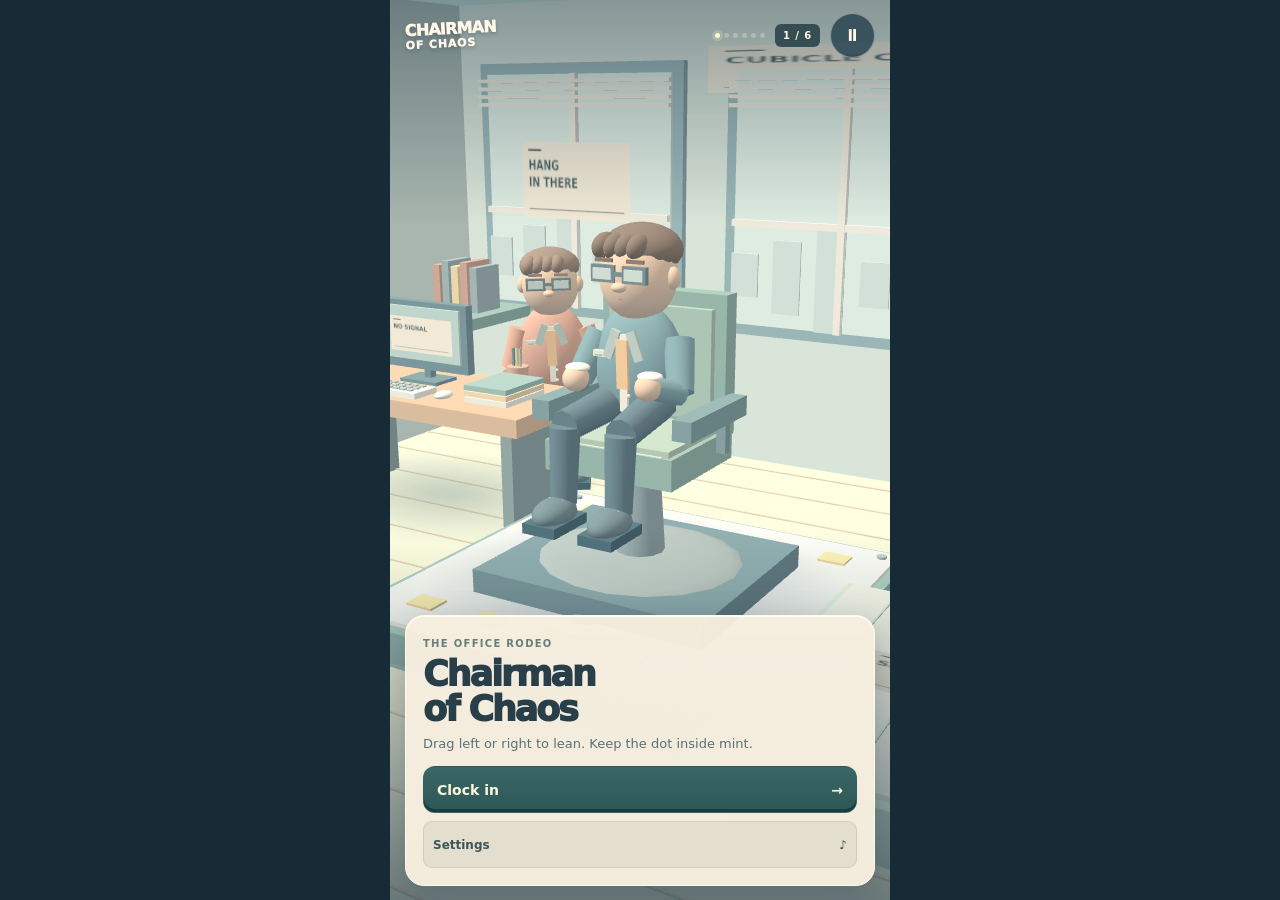
<file: index-source.html>
<!doctype html>
<html lang="en"><head><meta charset="utf-8"><meta name="viewport" content="width=device-width,initial-scale=1,viewport-fit=cover"><meta name="theme-color" content="#253a47"><meta name="description" content="One finger. Six questionable office decisions. A tiny 3D office rodeo."><title>Chairman of Chaos</title><link rel="stylesheet" href="style.css"></head>
<body><main id="game" aria-label="Chairman of Chaos"><div id="stage" aria-hidden="true"></div><div class="shade"></div>
<header><div class="brand">CHAIRMAN<br><span>OF CHAOS</span></div><div id="acts" aria-label="Shift progress"></div><div id="chapter"></div><button id="menu" aria-label="Open settings">Ⅱ</button></header>
<div id="hud" hidden><div><small id="job"></small><strong id="time"></strong></div><div class="progress"><i id="progress"></i></div></div>
<div id="toast" aria-live="polite"></div><section id="panel" aria-live="polite"></section>
<div id="controls" hidden><div id="cue" aria-live="off">STAY CENTERED</div><div class="balance" aria-label="Balance meter"><span class="green"></span><i id="dot"></i></div><div class="steer"><button id="left" aria-label="Lean left">‹</button><div id="pad" role="slider" aria-label="Lean" aria-valuemin="-100" aria-valuemax="100" aria-valuenow="0" tabindex="0"><i id="thumb"></i><span>DRAG TO LEAN</span></div><button id="right" aria-label="Lean right">›</button></div><div class="streak"><i id="streak"></i></div></div>
<div class="rotate">↻<strong>Turn your phone upright</strong></div></main><script src="vendor/three.min.js"></script><script type="module" src="app.mjs"></script></body></html>
</file>
<file: style.css>
:root{font:15px system-ui,sans-serif;color:#fff8e9;background:#172b36;color-scheme:dark;--mint:#bbf0cc;--ink:#233b46}*{box-sizing:border-box}[hidden]{display:none!important}html,body{margin:0;height:100%;overflow:hidden;overscroll-behavior:none}button{font:inherit;cursor:pointer;color:inherit;touch-action:manipulation;-webkit-tap-highlight-color:transparent}button:focus-visible,#pad:focus-visible{outline:3px solid #fff8df;outline-offset:3px}#game{position:relative;isolation:isolate;max-width:500px;margin:auto;height:100%;height:100dvh;overflow:hidden;background:#d5cbbb;touch-action:none;--top:max(13px,env(safe-area-inset-top));--bottom:max(14px,env(safe-area-inset-bottom));--side:15px}#stage,.shade{position:absolute;inset:0}canvas{display:block;width:100%;height:100%}.shade{background:linear-gradient(#263d4a77,transparent 25%,transparent 59%,#233846aa);pointer-events:none}header{position:absolute;top:var(--top);left:var(--side);right:var(--side);display:flex;align-items:center;gap:10px;z-index:3}.brand{font-size:16px;line-height:.84;font-weight:950;letter-spacing:-.05em;transform:rotate(-3deg);text-shadow:0 2px 4px #23374655}.brand span{font-size:11px;letter-spacing:.08em}#chapter{margin-left:auto;font-size:10px;font-weight:850;letter-spacing:.09em;padding:6px 8px;background:#263e47d9;border-radius:6px}#menu{width:45px;height:45px;border:1px solid #fff8d966;border-radius:50%;background:#2d4854de;font-weight:850}
#panel{position:absolute;z-index:2;bottom:var(--bottom);left:var(--side);right:var(--side);background:#f7efdff7;border:1px solid #fff9ec;border-radius:17px;padding:17px;color:#283f49;box-shadow:0 10px 35px #2338463d;max-height:calc(100% - 77px);overflow:auto;touch-action:pan-y}#panel:empty{display:none}#panel small{font-size:10px;font-weight:900;letter-spacing:.13em;color:#677f7c;text-transform:uppercase}h1,h2{font-weight:950;letter-spacing:-.06em;font-size:35px;line-height:.98;margin:6px 0 9px}p{font-size:13px;line-height:1.4;margin:7px 0 13px;color:#5a7175}.primary,.secondary{width:100%;min-height:47px;padding:0 13px;border-radius:9px;border:1px solid #38525a1f;display:flex;justify-content:space-between;align-items:center;gap:5px;font-size:14px;font-weight:900}.primary{color:#fff6dc;background:#2d5758;box-shadow:inset 0 -3px #173c42}.secondary{background:#e4dece;color:#3c555a}.row{display:flex;gap:7px;margin-top:8px}.row>*{flex:1}.row .secondary{padding:0 9px;font-size:12px}.stars{color:#cc8c35;letter-spacing:.13em;font-size:26px;margin:6px 0}.receipt{display:flex;gap:8px;margin:11px 0}.receipt span{flex:1;padding:9px;border:1px solid #ced3c4;border-radius:8px;font-size:11px;color:#69817a}.receipt b{display:block;color:#2e5655;font-size:23px;line-height:1.1}
#hud{position:absolute;top:calc(var(--top) + 57px);left:var(--side);right:var(--side);z-index:1;text-shadow:0 1px 5px #23414e}#hud small{display:block;font-size:10px;font-weight:900;letter-spacing:.12em}#hud strong{font-size:29px;font-weight:900;letter-spacing:-.06em}.progress{margin-top:8px;height:4px;background:#ffffff4d;border-radius:5px;overflow:hidden}.progress i{display:block;width:0;height:100%;background:var(--mint)}
#controls{position:absolute;left:var(--side);right:var(--side);bottom:var(--bottom);z-index:2;color:#f0f3df;text-align:center}#controls>small{font-size:10px;color:#f1f3df;font-weight:750;display:block;margin-top:6px;letter-spacing:.025em}.balance{position:relative;background:#e7e5cd;height:13px;width:70%;margin:0 auto 15px;border-radius:10px;box-shadow:0 3px 9px #20374550}.balance .green{position:absolute;left:34%;width:32%;height:100%;background:#7bd4ad;border-left:2px solid #fff5df;border-right:2px solid #fff5df}.balance #dot{position:absolute;left:50%;top:-4px;height:21px;width:9px;border-radius:5px;background:#334c56;border:2px solid #fff7d9;transform:translateX(-50%)}.steer{display:flex;gap:7px;align-items:center}.steer>button{border:1px solid #eaf3e955;width:47px;height:57px;background:#2c4653e8;border-radius:12px;font-size:28px}#pad{position:relative;background:#263f4de8;border:1px solid #d7ecd86b;border-radius:13px;height:67px;flex:1;min-width:0;touch-action:none;overflow:hidden}#pad span{font-size:10px;font-weight:850;letter-spacing:.1em;position:absolute;left:0;right:0;top:8px;pointer-events:none;color:#dae2d1}#thumb{position:absolute;left:50%;top:29px;width:47px;height:27px;border-radius:15px;background:#bbf0cc;transform:translateX(-50%);box-shadow:0 2px 4px #152c3d88;pointer-events:none}#thumb:after{content:'↔';display:block;color:#315458;font-size:22px;font-weight:900;line-height:25px}
#toast{position:absolute;top:23%;left:50%;transform:translateX(-50%) rotate(-3deg);z-index:3;white-space:nowrap;font-size:12px;font-weight:950;letter-spacing:.03em;color:#344650;background:#ffda8d;padding:9px 13px;border-radius:5px;border-left:4px solid #b67850;box-shadow:0 5px 15px #1d3f4a33;pointer-events:none}#toast:empty{display:none}.rotate{display:none}.rotate strong{font-size:17px}
@media(max-width:350px),(max-height:650px){#panel{padding:12px}h1,h2{font-size:29px}p{margin:6px 0 10px}.primary,.secondary{min-height:44px}#pad{height:59px}#thumb{top:26px;height:24px}#pad span{top:5px;font-size:9px}}
@media(orientation:landscape) and (max-height:540px){.rotate{display:grid;place-content:center;gap:8px;text-align:center;position:absolute;inset:0;z-index:6;background:#28434c;font-size:35px}}
#acts{display:flex;gap:4px;margin-left:auto}#acts i{display:block;width:5px;height:5px;background:#e5e7d955;border-radius:50%}#acts i.seen{background:#d5e8bd}#acts i.current{background:#fff6cd;box-shadow:0 0 0 3px #fff4ce33}#chapter{margin-left:0}.brand{min-width:96px}#game:after{content:'';position:absolute;inset:0;pointer-events:none;box-shadow:inset 0 0 70px rgba(191,76,57,calc(var(--danger,0)*.35));z-index:1}#panel{border-radius:19px;box-shadow:0 10px 32px #23384644,inset 0 1px #fffdf4}.primary{background:linear-gradient(#396765,#2d5758);border-radius:12px;transition:transform .12s,filter .12s}.primary:active,.secondary:active{transform:translateY(2px);filter:brightness(1.09)}.receipt span{padding:8px 6px;font-size:9px}.receipt b{font-size:21px}.steer{gap:10px}.steer>button{border-radius:50%;width:58px;height:58px;flex:0 0 58px;box-shadow:0 4px 0 #19343c,0 5px 14px #1c374355;transition:background .12s,transform .12s,color .12s}.steer>button.suggested{background:#c5edcb;color:#294c50;border-color:#f6f7dc;box-shadow:0 4px 0 #6f9c84,0 0 20px #c7f0c033}.steer>button.pressed{transform:translateY(3px);box-shadow:0 1px 0 #19343c}#pad{height:67px;border-radius:40px;background:#294650e8}#thumb{box-shadow:0 3px 0 #82bba2,0 3px 9px #152c3d99}#cue{height:30px;font-size:11px;font-weight:950;letter-spacing:.1em;line-height:24px;text-shadow:0 2px 6px #16323c;color:#e7efd6}#cue[data-mode=correct]{color:#d1f5cc}#cue[data-mode=danger]{color:#ffcc9b}.balance{height:16px;width:76%;margin-bottom:17px;overflow:visible;background:#f1d7a7}.balance .green{background:#72c59c}.balance #dot{width:13px;height:25px;top:-5px;border-width:3px;box-shadow:0 2px 5px #27444d88}.streak{height:3px;width:30%;margin:12px auto 1px;background:#ffffff30;border-radius:4px;overflow:hidden}.streak i{display:block;height:100%;background:#e7c989}#toast{top:26%;font-size:11px;max-width:92%;white-space:normal;text-align:center}#hud strong{font-variant-numeric:tabular-nums}#hud>div:first-child{display:flex;justify-content:space-between;align-items:center}#hud small{max-width:65%}
@media(max-width:350px),(max-height:650px){#acts{gap:3px}#acts i{width:4px;height:4px}.steer>button{width:48px;height:48px;flex-basis:48px}.steer{gap:7px}#pad{height:59px}.balance{margin-bottom:12px}#cue{height:24px;font-size:10px}.streak{margin-top:9px}}
@media(prefers-reduced-motion:reduce){button{transition:none!important}}
</file>
